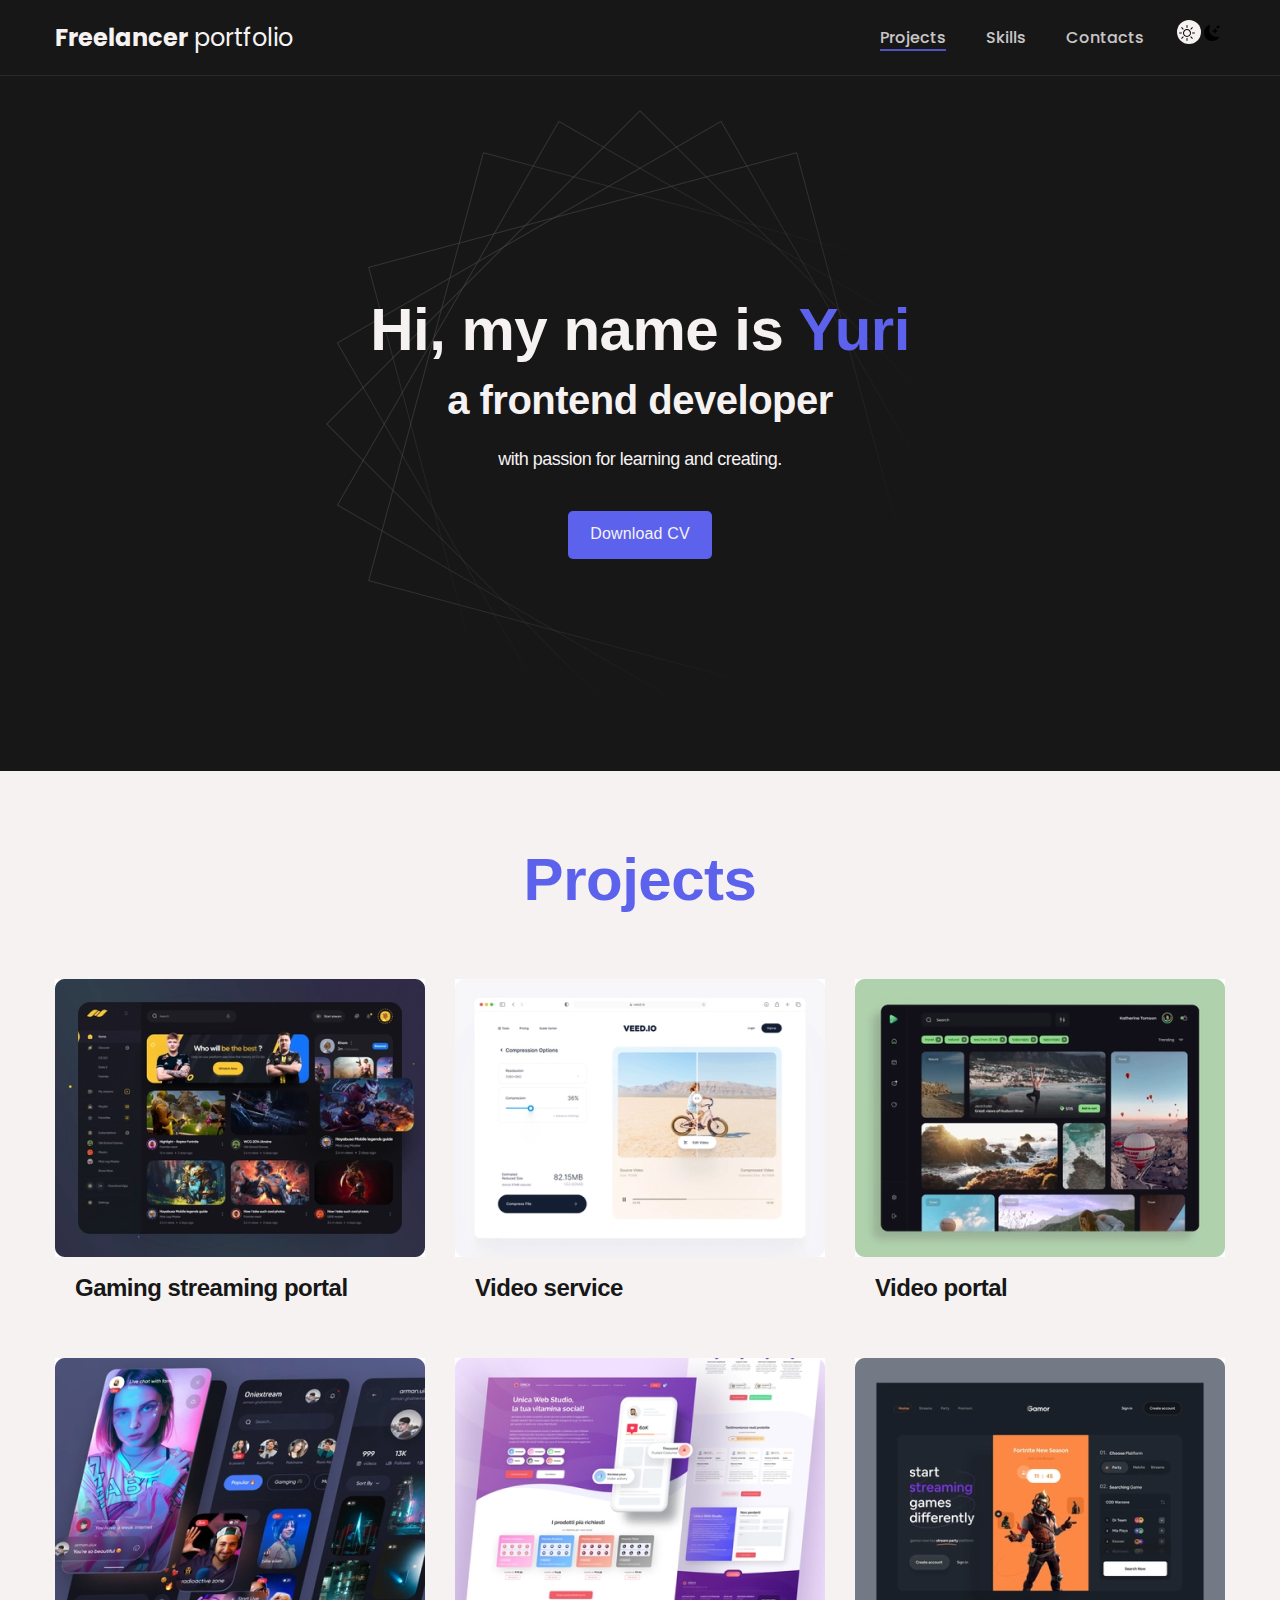
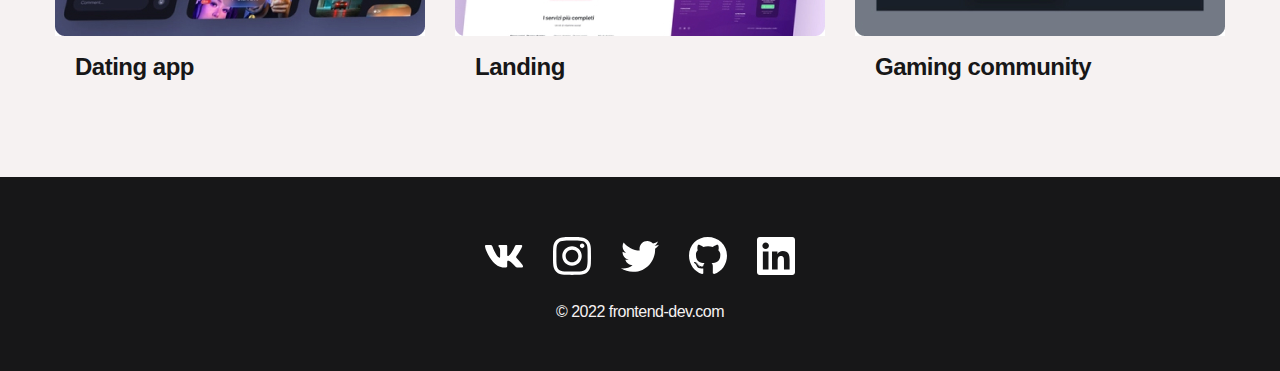
<file: index.html>
<!DOCTYPE html>
<html lang="en">

<head>
    <meta charset="UTF-8">
    <meta name="viewport" content="width=device-width, initial-scale=1.0">
    <link rel="stylesheet" href="./css/main.css">
    <meta property="og:title" content="freelancer portfolio" />
    <meta property="og:type" content="photo.movie" />
    <meta property="og:url" content="https://arlen-2.github.io/freelancer-portfolio/01.jpg" />
    <meta property="og:image:width" content="400" />
    <meta property="og:image:height" content="300" />
    <meta property="og:image" content="https://arlen-2.github.io/freelancer-portfolio/github.svg"/>
    <title>freelancer portfolio</title>
    <link rel="icon" href="./img/icons/github-black.svg">
</head>

<body>
    <nav class="nav">
        <div class="container">
            <div class="nav-row">
                <a href="./index.html" class="logo"> <strong>Freelancer</strong> portfolio</a>

                <button class="dark-mode-btn">
                    <img src="./img/icons/Sun.svg" alt="light mode" class="">
                    <img src="./img/icons/Moon.svg" alt="light mode" class="">
                    
                </button>
               
          <ul class="nav-list">         
             <li class="nav-list__item"><a href="./index.html"class="nav-list__link nav-list__link--active">Projects</a></li>
             <li class="nav-list__item"><a href="./skills.html" class="nav-list__link  ">Skills</a></li>
             <li class="nav-list__item"><a href="./contacts.html" class="nav-list__link">Contacts</a></li>

         </ul>


            </div>
        </div>
    </nav>

    <header class="header">
        <div class="header__wrapper">
            <h1 class="header__title">
                <strong>Hi, my name is <em>Yuri</em></strong><br>
                a frontend developer
            </h1>
            <div class="header__text">
                <p>with passion for learning and creating.</p>
            </div>
            <a href="#" class="btn">Download CV</a>
        </div>
    </header>

    <main class="section">
        <div class="container">
            <h2 class="title-1">Projects</h2>

            <ul class="projects">

                <li class="project ">
                    <a href="/project-page.html ">
                        <img src="./img/projects/01.jpg" alt="project" class="project__img">
                        <h3 class="project__title">Gaming streaming portal</h3>
                    </a>


                <li class="project">
                    <a href="/project-page.html">
                        <img src="./img/projects/02.jpg" alt="project" class="project__img">
                        <h3 class="project__title">Video service</h3>
                    </a>
                </li>
                <li class="project">
                    <a href="/project-page.html">
                        <img src="./img/projects/03.jpg" alt="project" class="project__img">
                        <h3 class="project__title">Video portal</h3>
                    </a>
                </li>
                <li class="project">
                    <a href="/project-page.html">
                        <img src="./img/projects/04.jpg" alt="project" class="project__img">
                        <h3 class="project__title">Dating app</h3>
                    </a>
                </li>
                <li class="project">
                    <a href="/project-page.html">
                        <img src="./img/projects/05.jpg" alt="project" class="project__img">
                        <h3 class="project__title">Landing</h3>
                    </a>
                </li>
                <li class="project">
                    <img src="./img/projects/06.jpg" alt="project" class="project__img">
                    <h3 class="project__title">Gaming community</h3>
                </li>

            </ul>
        </div>
    </main>

    <footer class="footer">
        <div class="container">
            <div class="footer__wrapper">
                <ul class="social">
                    <li class="social__item">
                        <a href="#"><img src="./img/icons/vk.svg" alt="vk"></a>
                    </li>
                    <li class="social__item">
                        <a href="#"><img src="./img/icons/instogram.svg" alt="instogram"></a>
                    </li>
                    <li class="social__item">
                        <a href="#"><img src="./img/icons/twitter.svg" alt="twitter"></a>
                    </li>
                    <li class="social__item">
                        <a href="#"><img src="./img/icons/github.svg" alt="github"></a>
                    </li>
                    <li class="social__item">
                        <a href="#"><img src="./img/icons/in.svg" alt="in"></a>
                    </li>

                </ul>
                <div class="copyright">
                    <p>© 2022 frontend-dev.com</p>
                </div>
            </div>
        </div>
    </footer>

    <script src="./js/main.js"></script>
    <script></script>
</body>

</html>
</file>
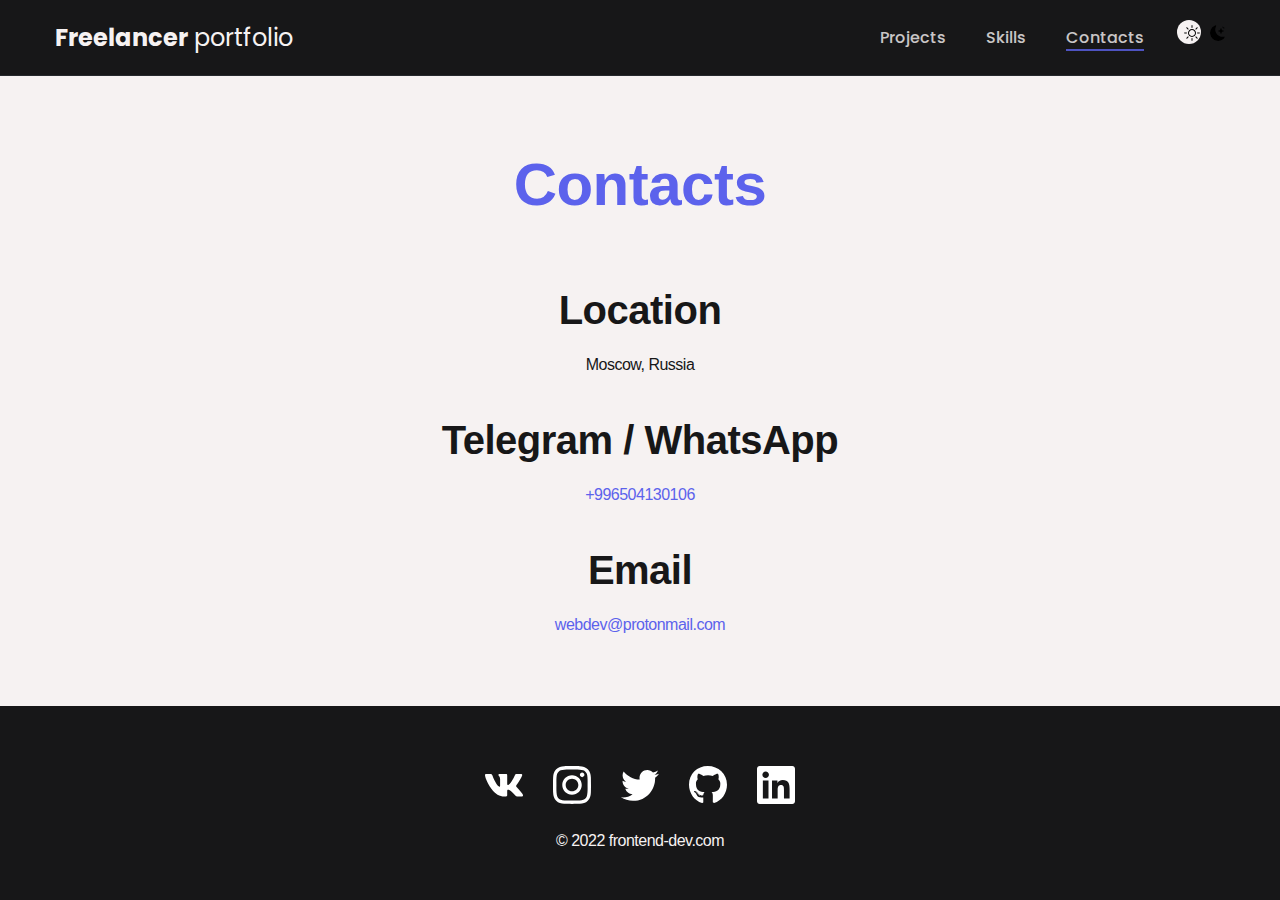
<file: contacts.html>
<!DOCTYPE html>
<html lang="en">

<head>
    <meta charset="UTF-8">
    <meta name="viewport" content="width=device-width, initial-scale=1.0">
    <title>freelancer portfolio</title>
    <link rel="stylesheet" href="./css/main.css">
</head>

<body>
    <nav class="nav">
        <div class="container">
            <div class="nav-row">
                <a href="./index.html" class="logo"> <strong>Freelancer</strong> portfolio</a>

                <button class="dark-mode-btn">
                    <img src="./img/icons/Sun.svg" alt="light mode" class="dark-mode-btn">
                    <img src="./img/icons/Moon.svg" alt="light mode" class="dark-mode-btn">
                    </button>
                    
                <ul class="nav-list">
                    <li class="nav-list__item"><a href="./index.html" class="nav-list__link ">Projects</a></li>
                    <li class="nav-list__item"><a href="./skills.html" class="nav-list__link ">Skills</a></li>
                    <li class="nav-list__item"><a href="./contacts.html" class="nav-list__link nav-list__link--active">Contacts</a></li>

                </ul>


            </div>
        </div>
    </nav>

    <main class="section">
        <div class="container">
            <h1 class="title-1">Contacts</h1>

            <ul class="content-list">
                <li class="content-list_item">
                    <h2 class="title-2">Location </h2>
                    <p>Moscow, Russia</p>
                </li>
                <li class="content-list_item">
                    <h2 class="title-2">Telegram / WhatsApp </h2>
                    <p> <a href="tel:+996504130106">+996504130106</a></p>
                </li>
                <li class="content-list_item">
                    <h2 class="title-2"> Email</h2>
                    <p> <a href="mailto:Email">webdev@protonmail.com</a></p>
                </li>
            </ul>
        </div>
    </main>

    <footer class="footer">
        <div class="container">
            <div class="footer__wrapper">
                <ul class="social">
                    <li class="social__item">
                        <a href="#"><img src="./img/icons/vk.svg" alt="vk"></a>
                    </li>
                    <li class="social__item">
                        <a href="#"><img src="./img/icons/instogram.svg" alt="instogram"></a>
                    </li>
                    <li class="social__item">
                        <a href="#"><img src="./img/icons/twitter.svg" alt="twitter"></a>
                    </li>
                    <li class="social__item">
                        <a href="#"><img src="./img/icons/github.svg" alt="github"></a>
                    </li>
                    <li class="social__item">
                        <a href="#"><img src="./img/icons/in.svg" alt="in"></a>
                    </li>

                </ul>
                <div class="copyright">
                    <p>© 2022 frontend-dev.com</p>
                </div>
            </div>
        </div>
    </footer>
    <script src="./js/main.js"></script>
</body>

</html>
</file>
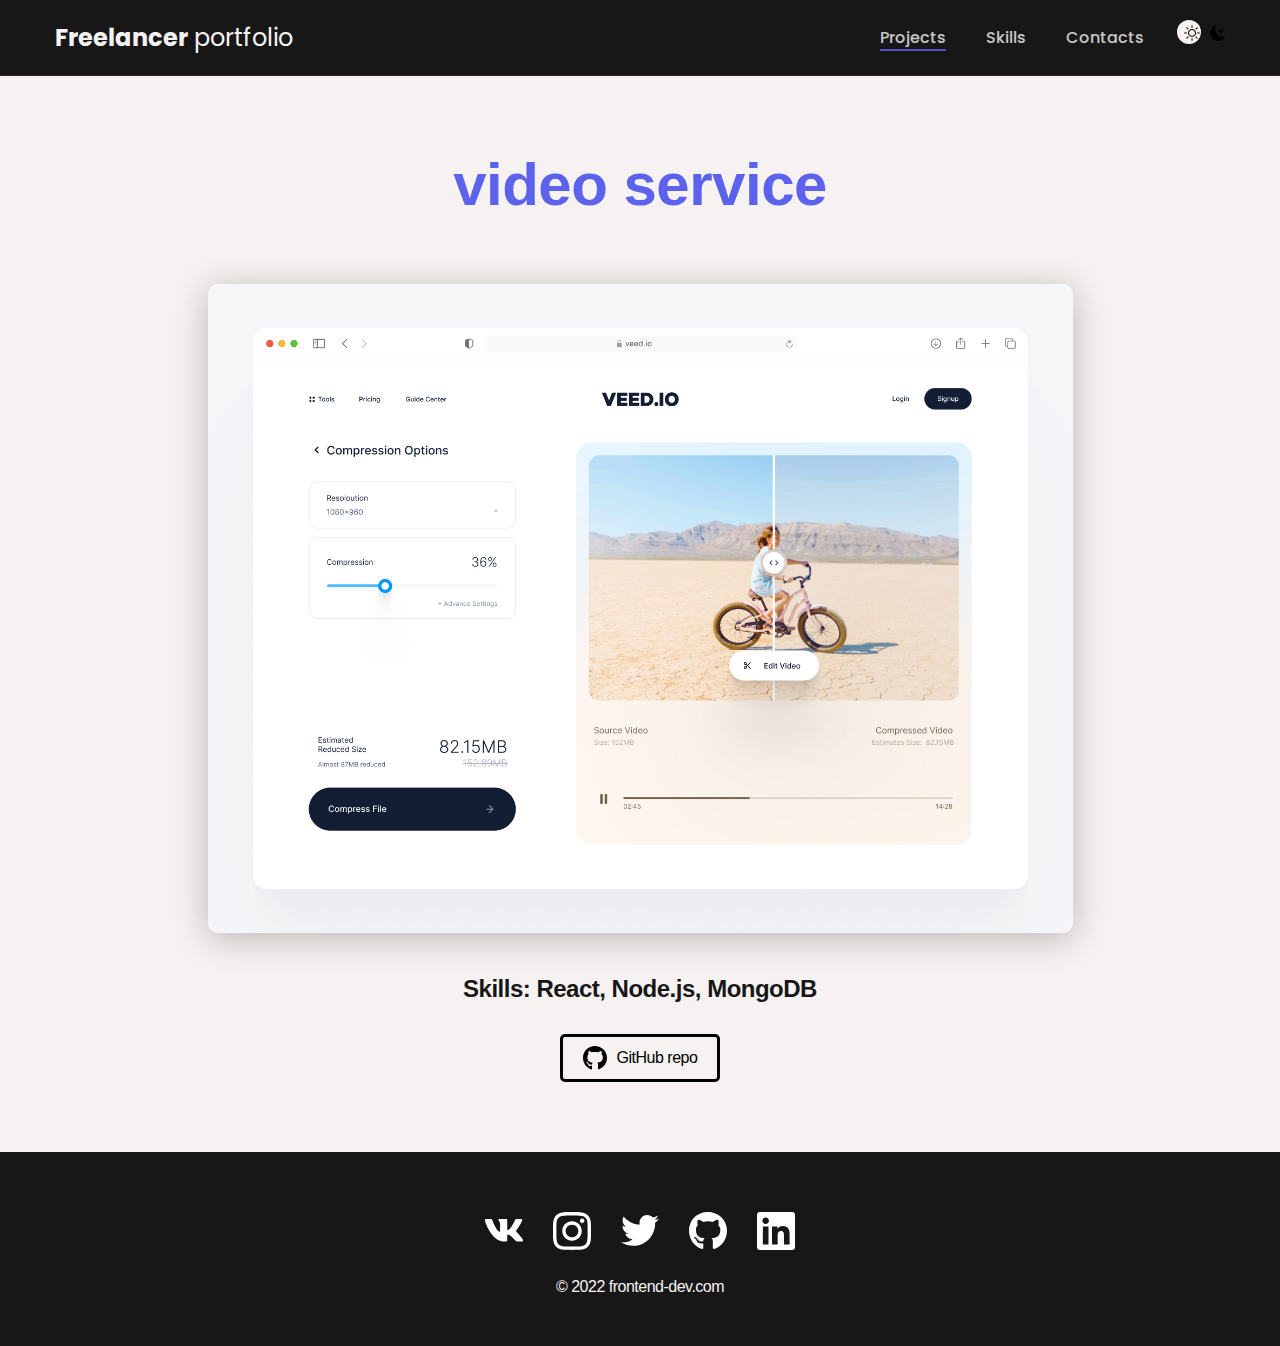
<file: project-page.html>
<!DOCTYPE html>
<html lang="en">

<head>
    <meta charset="UTF-8">
    <meta name="viewport" content="width=device-width, initial-scale=1.0">
    <title>freelancer portfolio</title>
    <link rel="stylesheet" href="./css/main.css">
</head>

<body>
    <nav class="nav">
        <div class="container">
            <div class="nav-row">
                <a href="./index.html" class="logo"> <strong>Freelancer</strong> portfolio</a>
                <button class="dark-mode-btn">
                    <img src="./img/icons/Sun.svg" alt="light mode" class="dark-mode-btn">
                    <img src="./img/icons/Moon.svg" alt="light mode" class="dark-mode-btn">
                    </button>
                <ul class="nav-list">
                    <li class="nav-list__item"><a href="./index.html"
                            class="nav-list__link nav-list__link--active">Projects</a></li>
                    <li class="nav-list__item"><a href="./skills.html" class="nav-list__link">Skills</a></li>
                    <li class="nav-list__item"><a href="./contacts.html" class="nav-list__link">Contacts</a></li>

                </ul>


            </div>
        </div>
    </nav>

    <main class="section">
        <div class="container">
            <div class="projects-details">
                

            
            <h1 class="title-1">video service</h1>
           
            <img src="./img/projects/02-big (1).jpg" alt="" class="projects-details__cover">

            <div class="project-details__desc">
                <p>Skills: React, Node.js, MongoDB</p>
            </div>

            <a href="#" class="btn-outline">
                <img src="./img/icons/github-black.svg" alt="">
                GitHub repo
            </a>

        </div>
        </div>
    </main>

    <footer class="footer">
        <div class="container">
            <div class="footer__wrapper">
                <ul class="social">
                    <li class="social__item">
                        <a href="#"><img src="./img/icons/vk.svg" alt="vk"></a>
                    </li>
                    <li class="social__item">
                        <a href="#"><img src="./img/icons/instogram.svg" alt="instogram"></a>
                    </li>
                    <li class="social__item">
                        <a href="#"><img src="./img/icons/twitter.svg" alt="twitter"></a>
                    </li>
                    <li class="social__item">
                        <a href="#"><img src="./img/icons/github.svg" alt="github"></a>
                    </li>
                    <li class="social__item">
                        <a href="#"><img src="./img/icons/in.svg" alt="in"></a>
                    </li>

                </ul>
                <div class="copyright">
                    <p>© 2022 frontend-dev.com</p>
                </div>
            </div>
        </div>
    </footer>
    <script src="./js/main.js"></script>
</body>

</html>
</file>
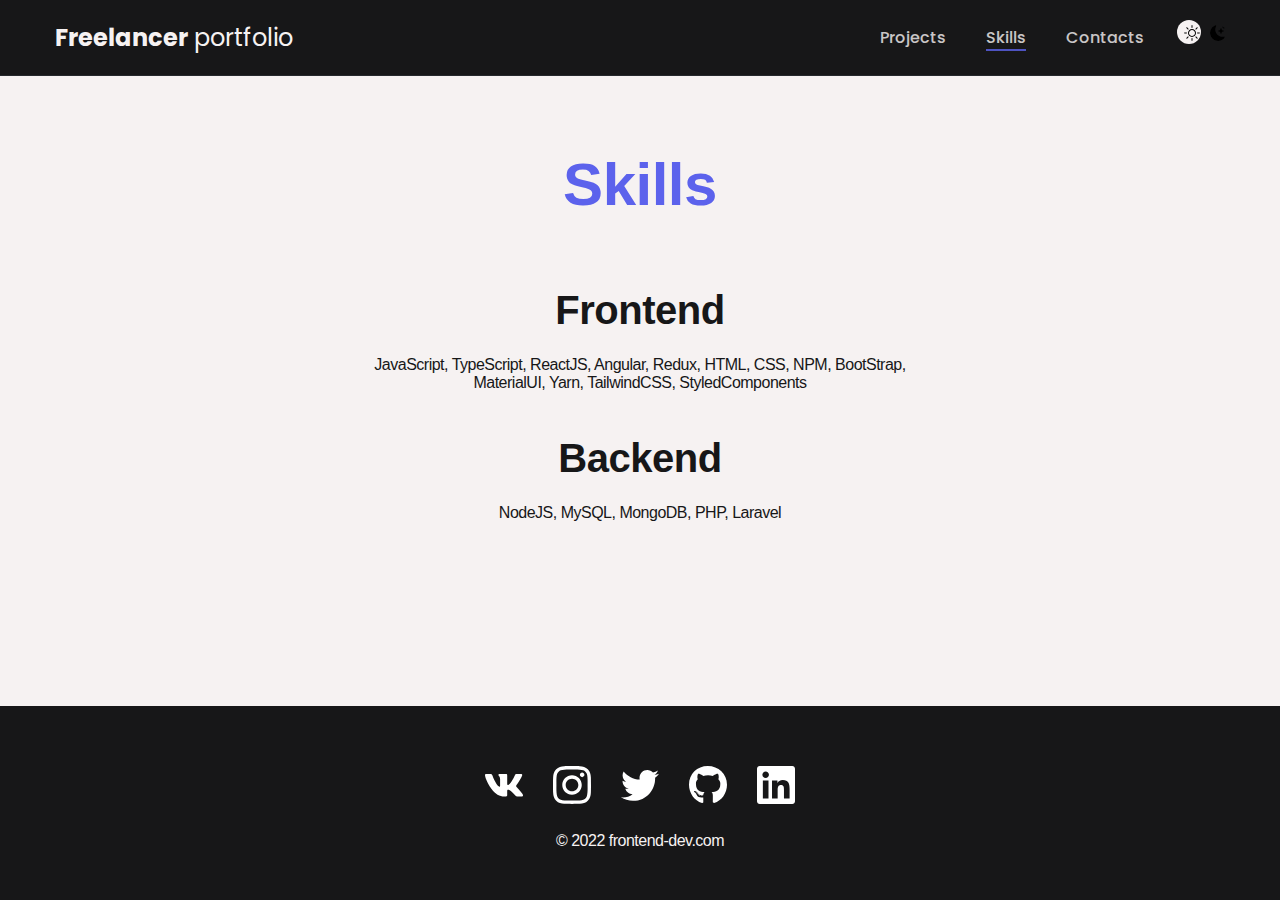
<file: skills.html>
<!DOCTYPE html>
<html lang="en">

<head>
    <meta charset="UTF-8">
    <meta name="viewport" content="width=device-width, initial-scale=1.0">
    <title>freelancer portfolio</title>
    <link rel="stylesheet" href="./css/main.css">
</head>

<body>
    <nav class="nav">
        <div class="container">
            <div class="nav-row">
                <a href="./index.html" class="logo"> <strong>Freelancer</strong> portfolio</a>
                <button class="dark-mode-btn">
                    <img src="./img/icons/Sun.svg" alt="light mode" class="dark-mode-btn">
                    <img src="./img/icons/Moon.svg" alt="light mode" class="dark-mode-btn">
                    </button>
                <ul class="nav-list">
                    <li class="nav-list__item">
                    <a href="./index.html" class="nav-list__link">Projects</a></li>
                            
                    <li class="nav-list__item"><a href="./skills.html" class="nav-list__link  nav-list__link--active">Skills</a></li>
                    <li class="nav-list__item"><a href="./contacts.html" class="nav-list__link">Contacts</a></li>

                </ul>


            </div>
        </div>
    </nav>

    <main class="section">
        <div class="container">
            <h1 class="title-1">Skills</h1>

            <ul class="content-list">
                <li class="content-list_item">
                    <h2 class="title-2">Frontend </h2>
                    <p>JavaScript, TypeScript, ReactJS, Angular, Redux, HTML, CSS, NPM, BootStrap, MaterialUI, Yarn,
                        TailwindCSS, StyledComponents</p>
                </li>

                <li class="content-list_item">
                    <h2 class="title-2">Backend</h2>
                    <p>NodeJS, MySQL, MongoDB, PHP, Laravel</p>
                </li>
            </ul>
        </div>
    </main>

    <footer class="footer">
        <div class="container">
            <div class="footer__wrapper">
                <ul class="social">
                    <li class="social__item">
                        <a href="#"><img src="./img/icons/vk.svg" alt="vk"></a>
                    </li>
                    <li class="social__item">
                        <a href="#"><img src="./img/icons/instogram.svg" alt="instogram"></a>
                    </li>
                    <li class="social__item">
                        <a href="#"><img src="./img/icons/twitter.svg" alt="twitter"></a>
                    </li>
                    <li class="social__item">
                        <a href="#"><img src="./img/icons/github.svg" alt="github"></a>
                    </li>
                    <li class="social__item">
                        <a href="#"><img src="./img/icons/in.svg" alt="in"></a>
                    </li>

                </ul>
                <div class="copyright">
                    <p>© 2022 frontend-dev.com</p>
                </div>
            </div>
        </div>
    </footer>

    <script src="./js/main.js"></script>
</body>

</html>
</file>
<file: css/main.css>
@import "./reset.css";
@import url('https://fonts.googleapis.com/css2?family=Poppins:wght@400;500;700&display=swap');

:root {
    --black-button: #272727;
    --black-pure: #000;
    --black: #171718;
    --black-border: #26292D;
    --white: #f6f2f2;
    --purple: #5c62ec;

    --text-color: var(--black);
    --dark-bg: var(--black);
    --dark-border: var(--black-border);
    --header-text: var(--white);
    --accent: var(--purple);

    --page-bg:var(--white);
    --text-color:var(--black);

    --title-1:var(--accent);

    --project-card-bg:var(--black);
    --project-card-text:var(--white);

    --box-shadow:0px 5px 35px rgba (0, 0, 0, 0.25);
}

.dark {
    --page-bg:#252526;
    --text-color:var(--white);

    --title-1:var(--white);

    --project-card-bg:var(--black);
    --project-card-text:var(--white);

    --box-shadow:0px 5px 35px rgba (0, 0, 0, 0.8);
}


html body {
    font-family: 'Dm Sans-serif', sans-serif;
    overflow-x: hidden;
    letter-spacing: -0.5px;
    color: var(--text-color);
   min-height: 100vh;
    display: flex;
    flex-direction: column;

    background-color: var(--page-bg);
    color: var(--text-color);
}



.container {
    margin: 0 auto;
    padding: 0 15px;
    max-width: 1200px;
}

.none {
    display: none !important;
}


/* nav */

.nav {
    padding: 20px 0;
    border-bottom: 1px solid var(--black-border);
    background-color: var(--dark-bg);
    color: var(--header-text);
    letter-spacing: normal;
}

.nav-row {
    display: flex;
    justify-content: flex-end;
    align-items: center;
    column-gap: 30px;
    row-gap: 20px;
    flex-wrap: wrap;
}

.logo {
    margin-right:auto;
    color: var(--header-text);
    font-size: 24px;
    font-family: 'Poppins', sans-serif;
}

.logo strong {
    font-weight: 700;
}

.nav-list {
    display: flex;
    align-items: center;
    column-gap: 40px;
    font-size: 16px;
    font-weight: 500;
    font-family: 'Poppins', sans-serif;
}

.nav-list__link {
    color: var(--header-text);
    transition: opacity 0.2s ease-in;
}

.nav-list__link {
    opacity: 0.8;
} 

.nav-list__link--active {
    position: relative;
}

.nav-list__link--active::before {
    content: "";

    position: absolute;
    left: 0;
    top: 100%;

    display: block;
    height: 2px;
    width: 100%;
    background-color: var(--accent);
}

.dark-mode-btn {
    order: 9;
    position: relative;
     display: flex;
    justify-content: space-between;

     width: 51px;
    height: 26px;
    padding: 5px;
    top: -5px;

    border-radius: 50px;
    z-index: 1;
}


.dark-mode-btn::before {
    content: "";
    position: absolute;
    top: 0;
    left: 3px;
   
    display: block;
    width: 24px;
    height: 24px;
    border-radius: 50px;
    background-color: var(--white);

    transition: left 0.2s ease-in;
    z-index: -1;
}

.dark-mode-btn--active::before{
   left: 26px;
}





/* header */


.header {
    padding: 40px 0;
    min-height: 695px;

    display: flex;
    justify-content: center;
    align-items: center;

    background-color: var(--dark-bg);
    background-image: url('./../img/header-bg.png');
    background-repeat: no-repeat;
    background-size: auto;
    background-position: center center;

    color: var(--header-text);
    text-align: center;
}

.header__wrapper {
    padding: 0 15px;
    max-width: 660px;
}

.header__title {
    margin-bottom: 20px;
    font-size: 40px;
    font-weight: 700;
    line-height: 1.4;
}

.header__title strong {
    font-size: 60px;
    font-weight: 700;
}

.header__title em {
    font-style: normal;
    color: var(--accent);
}

.header__text {
    margin-bottom: 40px;
    font-size: 18px;
    line-height: 1.333;
}


.header__text p+p {
    margin-top: 0.5em;
}

.btn {
    display: inline-block;
    height: 48px;
    padding: 14px 22px;

    border-radius: 5px;
    background-color: var(--accent);
    color: var(--white);
    letter-spacing: 0.15px;
    font-size: 16px;
    font-weight: 500;

    transition: opacity 0.2s ease-in;
}

.btn:hover {
    opacity: 0.8;
}

.btn:active {
    position: relative;
    top: 1px;
}

/* btn-outline  */


.btn-outline {
    display: flex;
    column-gap: 10px;
    align-items: center;


    height: 48px;
    padding: 12px 20px;
    border-radius: 5px;

    border-radius: 5px;
    border: 3px solid #000;
    color: var(--black-pure);
    background-color: var(--white);

    transition: opacity 0.2s ease-in;
}

.btn-outline:hover {
    opacity: 0.8;
}

.btn-outline:active {
    position: relative;
    top: 1px;
}



/* projects */


.section {
    padding: 70px 0;
}

.title-1 {
    margin-bottom: 60px;
    font-size: 60px;
    font-weight: 700;
    line-height: 1.3;
    color: var(--title-1);
    text-align: center;
}


.title-2 {
    margin-bottom: 20px;
    font-size: 40px;
    line-height: 1.3;
    font-weight: 700;
}

.projects {
    border-top-left-radius: 10px;
    border-top-right-radius: 10px;
    display: flex;
    justify-content: center; 
    flex-wrap: wrap;
    column-gap: 30px;
    row-gap: 30px;
    
}

.project {
    border-top-left-radius: 10px;
    border-top-right-radius: 10px;
    max-width: 370px;
    background-color: var(--white);
    box-shadow: var(--box-shadow);
    border-radius: 10px;

    
}

.project__title {
    padding: 15px 20px 25px;
    font-size: 24px;
    font-weight: 700;
    line-height: 1.3;
    color: var(--black);
   
}

/* projects-details */

.projects-details {
    margin: 0 auto;
    max-width: 865px;

    display: flex;
    flex-direction: column;
    align-items: center;
    text-align: center;
}

.projects-details__cover {
    max-width: 100%;
    margin-bottom: 40px;
    box-shadow: 0 5px 35px rgba(0, 0, 0, 0.25);
    border-radius: 10px;
}

.project-details__desc {
    margin-bottom: 30px;
    font-weight: 700;
    font-size: 24px;
    line-height: 1.3;
} 

/* content-list */


.content-list {
    margin: 0 auto;
    max-width: 570px;
    display: flex;
    flex-direction: column;
    align-items: center;
    row-gap: 40px;
    text-align: center;
}

.content-list__item {
    font-size: 18px;
    line-height: 1.5;
}


.content-list__item p + p {
    margin-top: 0.5em;
}

.content-list a {
    color: var(--accent);
}


/* footer */

.footer {
    margin-top: auto;
    padding: 60px 0 50px;
    background-color: var(--dark-bg);
    color: var(--header-text);
}

.social {
    display: flex;
    column-gap: 30px;
    align-items: center;
}

.footer__wrapper {
    display: flex;
    flex-direction: column;
    align-items: center;
    row-gap: 28px;
}

.copyright {
    font-size: 16px;
}

.copyright p+p {
    margin-bottom: 0.5em;
}

@media (max-width: 560px) {
    .header {
        min-height: unset;
    }
    .header__title {
        font-size: 20px;
    }
    .header__title strong {
        font-size: 30;
    }
    .nav-row{
        justify-content: space-between;
    }
    .dark-mode-btn{
        order: 0;
    }
    .section {
        padding: 30px 0;
    }
    .title-1 {
        margin-bottom: 30px;
        font-size: 30px;
    }
    .title-2 {
        margin-bottom: 10px;
        font-size: 30px;
    }
    .project__title{
        font-size: 20px;
    }
    .project-details__desc {
        margin-bottom: 20px;
        font-size: 22px;
    }
    .footer {
        padding: 30px 0 20px;
    }
    .footer__wrapper{
        row-gap: 15px;
    }
    .social {
        column-gap: 15px;
    }
    .social__item {
        width: 28px;
    }
    .content-list__item {
        font-size: 16px;
        line-height: 1.5;
    }
}
</file>
